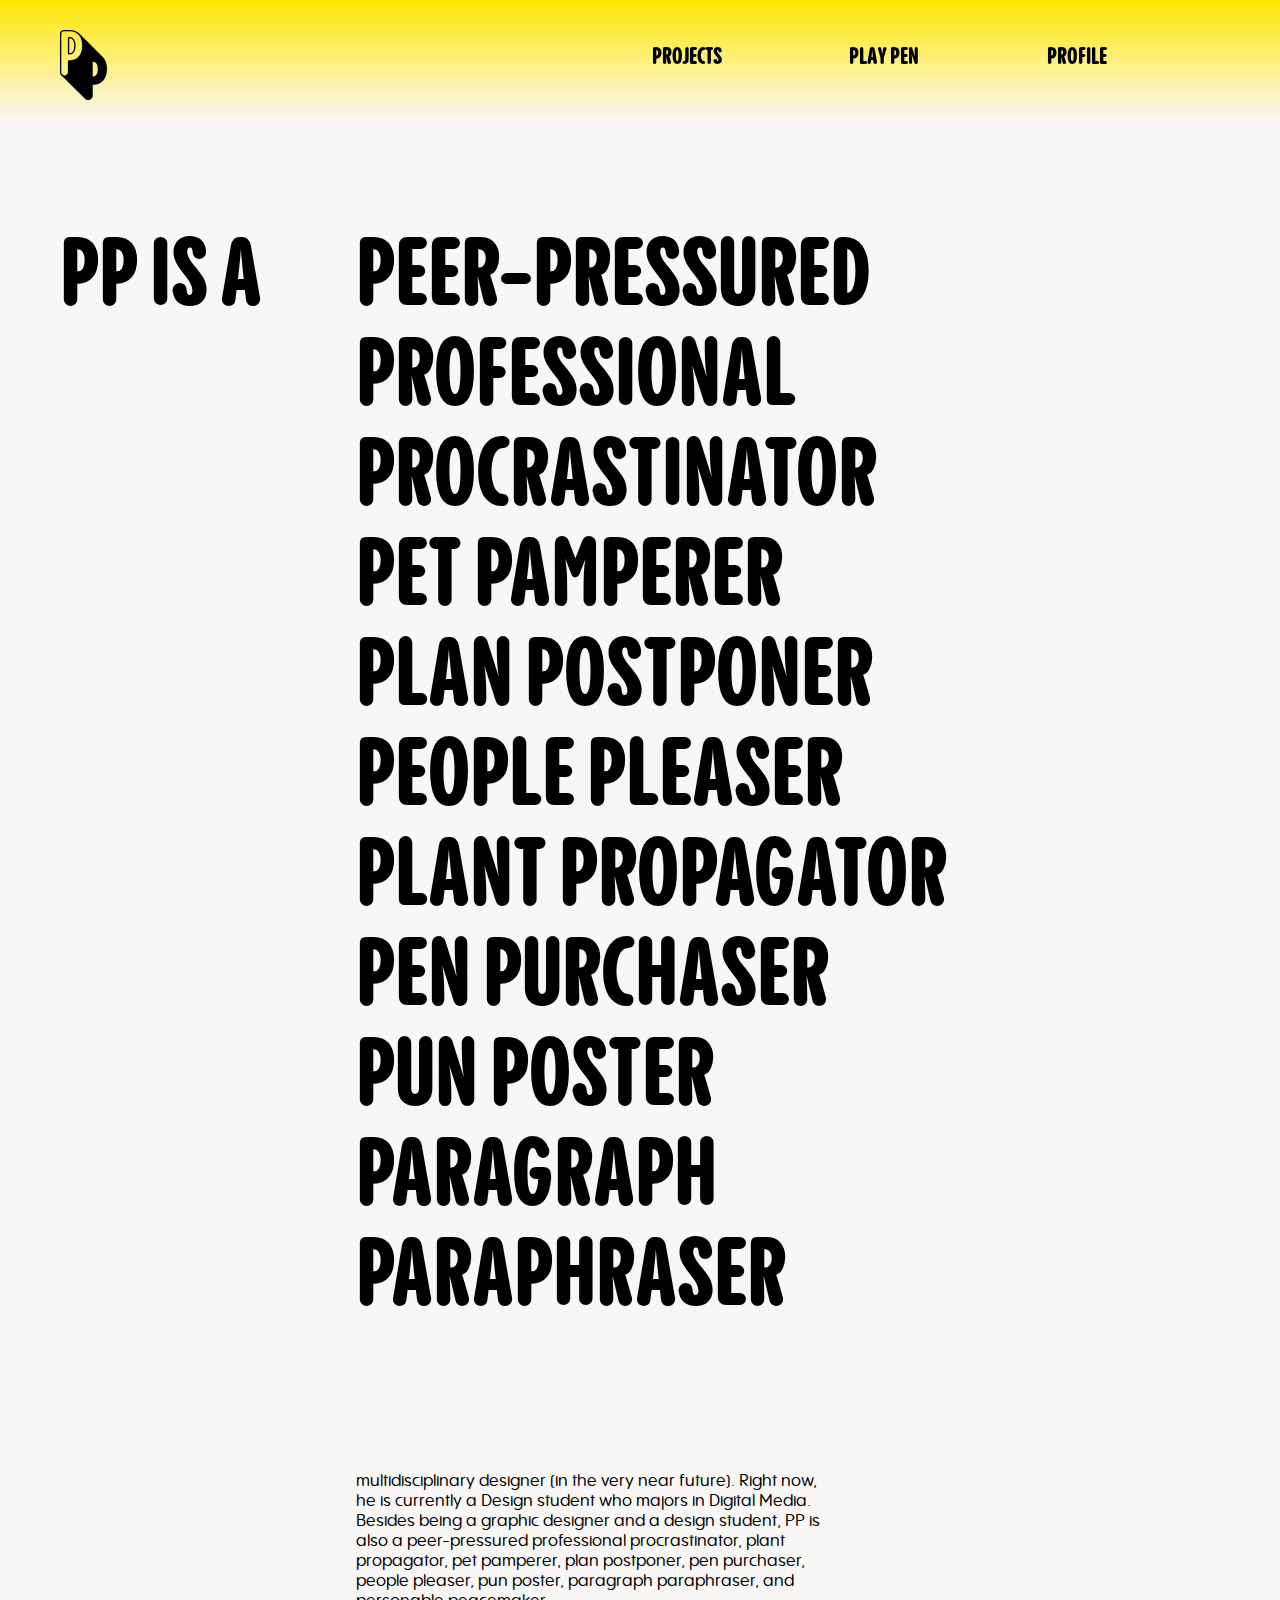
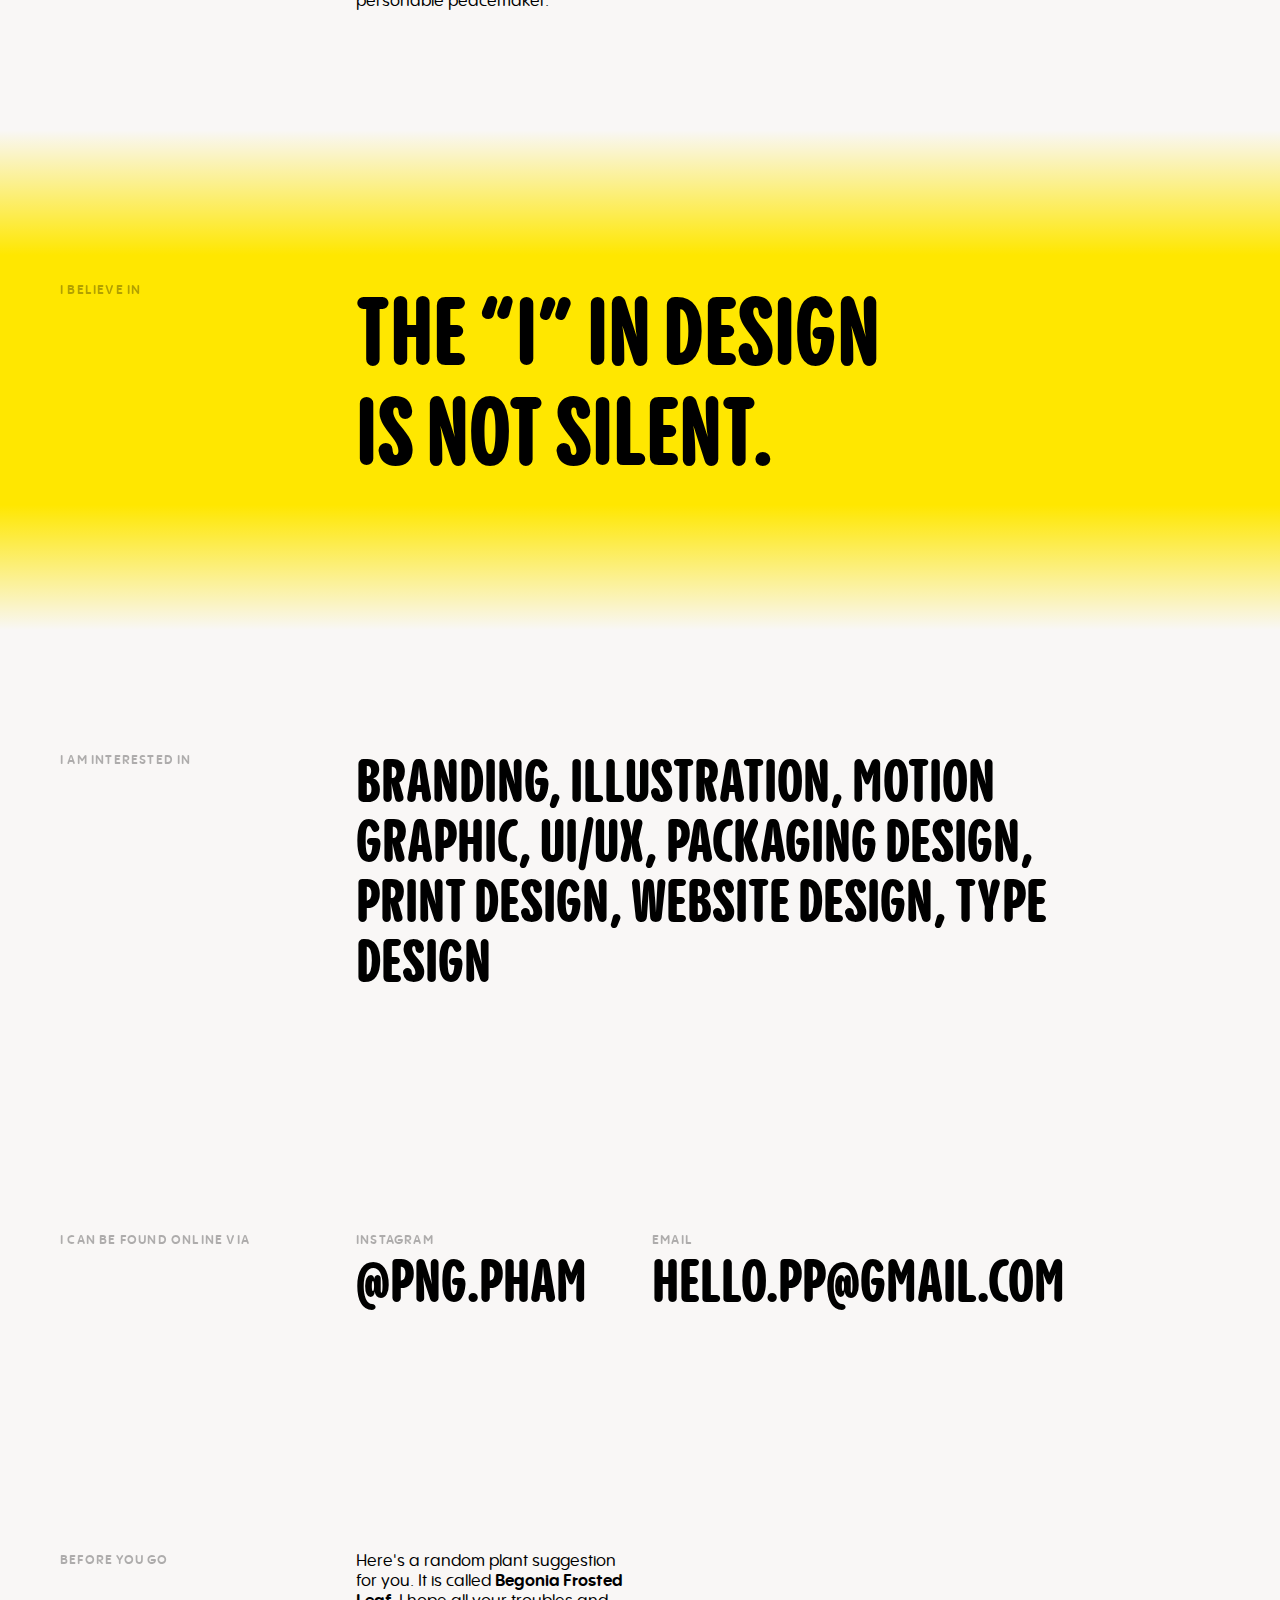
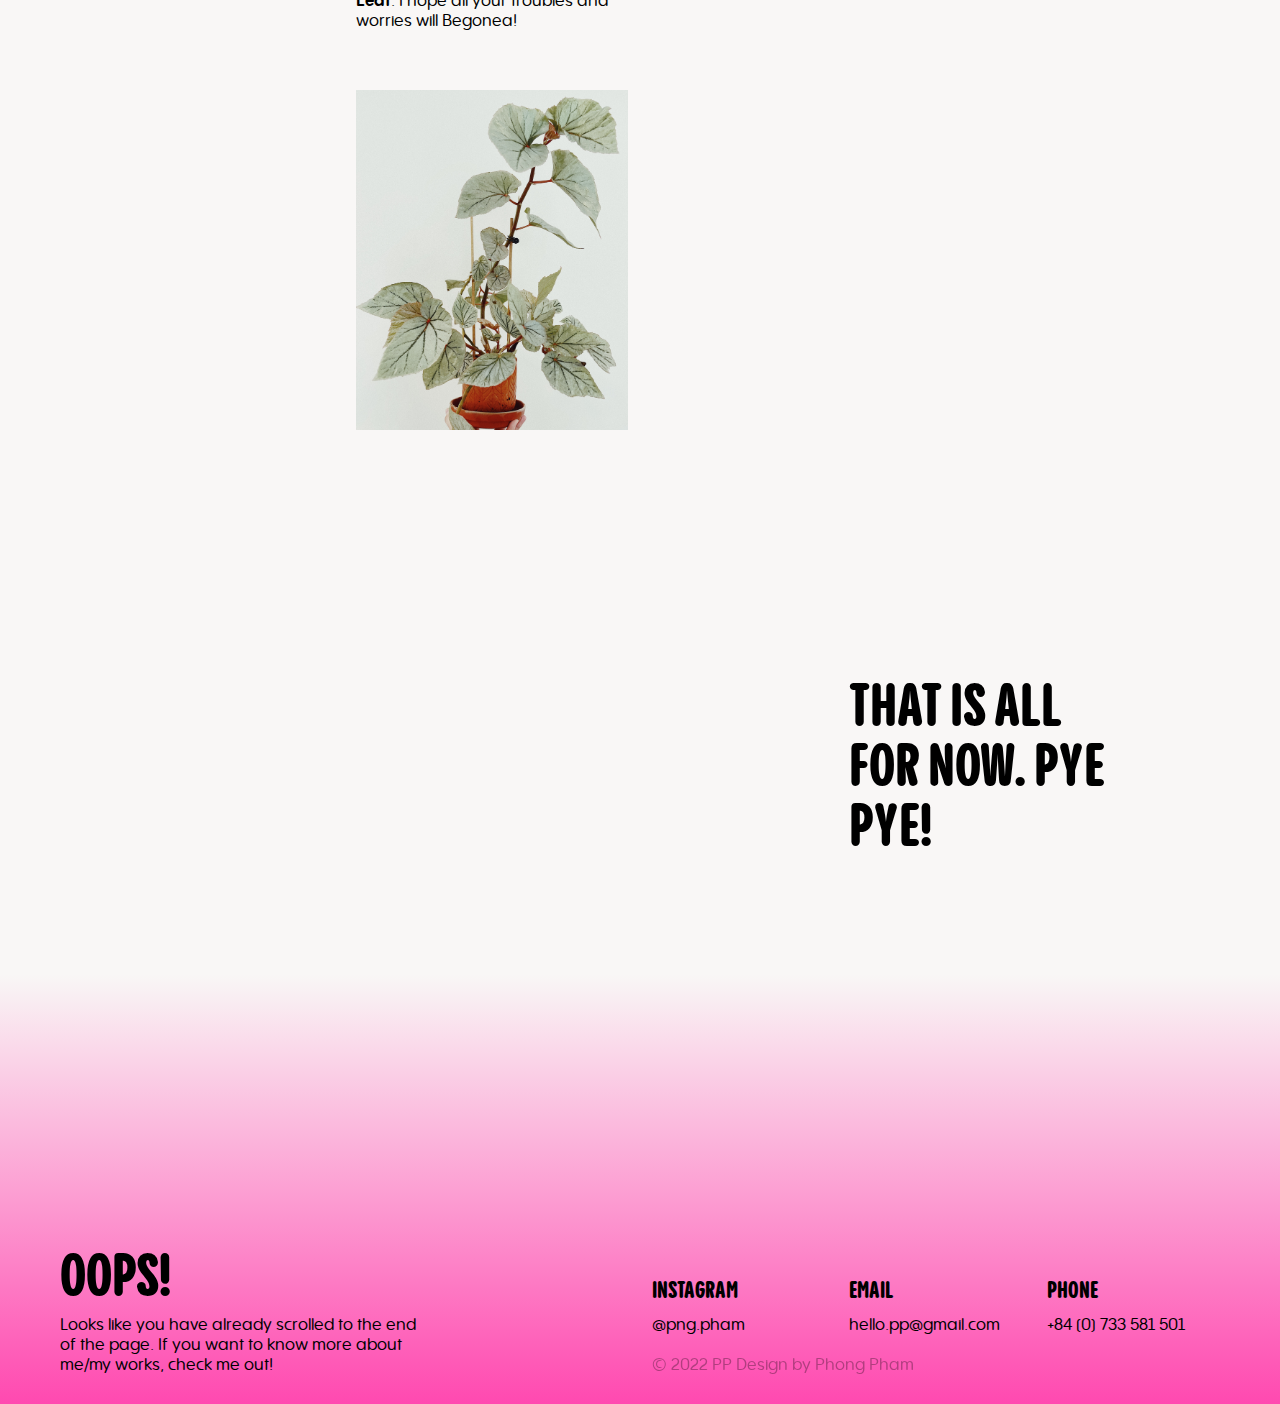
<file: profile.html>
<!DOCTYPE html>
<html>

<head>

    <title>PP Design | Profile</title>

    <link rel="stylesheet" href="css/style.css">
    <link rel="stylesheet" href="css/profilestyle.css">

    <script src="js/randomizecolor.js"></script>
    <script src="js/colorfulselect.js"></script>

    <meta content="width=device-width, initial-scale=1" name="viewport" />
    
</head>

<body onload="return change_color()">

    <nav id="changeNav" class="desktop-nav desktop">
        <div class="container">
            <div class="column-6">
                <a href="index.html"><img src="assets/0. General/pp_logo.svg" class="logo"></a>
            </div>
            <div class="column-2">
                <h3>
                    <a href="projects.html">
                        Projects
                    </a>
                </h3>
            </div>
            <div class="column-2">
                <h3>
                    <a href="playpen.html">
                        Play Pen
                    </a>
                </h3>
            </div>
            <div class="column-2 outer-column">
                <h3>
                    <a href="#">
                        Profile
                    </a>
                </h3>
            </div>
        </div>
    </nav>

    <nav id="mobile-changeNav" class="mobile-nav mobile">
        <div class="mobile-nav-logo mobile-nav-component">
            <a href="index.html"><img src="assets/0. General/pp_logo.svg" class="mobile-logo"></a>
        </div>
        <div class="mobile-nav-buttons mobile-nav-component">
            <h3 class="mobile-button">
                <a href="projects.html">
                    Projects
                </a>
            </h3>
            <h3 class="mobile-button">
                <a href="playpen.html">
                    Play Pen
                </a>
            </h3>
            <h3 class="mobile-outer-button">
                <a href="#">
                    Profile
                </a>
            </h3>
        </div>
    </nav>

    <main class="desktop">

        <header>
            <div class="sticky column-3">
                <h1>PP is a</h1>
            </div>
            <div class="scrollable column-8 outer-column">
                <h1 class="change-yellow">Peer-pressured</h1>
                <h1 class="change-pink">Professional Procrastinator</h1>
                <h1 class="change-red">Pet Pamperer</h1>
                <h1 class="change-green">Plan Postponer</h1>
                <h1 class="change-blue">People Pleaser</h1>
                <h1 class="change-yellow">Plant Propagator</h1>
                <h1 class="change-pink">Pen Purchaser</h1>
                <h1 class="change-red">Pun Poster</h1>
                <h1 class="change-green">Paragraph Paraphraser</h1>
                <p class="width-5">multidisciplinary designer (in the very near future). Right now, he is currently a Design student who majors in Digital Media. Besides being a graphic designer and a design student, PP is also a peer-pressured professional procrastinator, plant propagator, pet pamperer, plan postponer, pen purchaser, people pleaser, pun poster, paragraph paraphraser, and personable peacemaker.</p>
            </div>
        </header>

        <div class="divider">
            <div class="container">
                <div class="column-3">
                    <p class="small-text reduce">I believe in</p>
                </div>
                <div class="column-6 outer-column">
                    <h1>The “I” in design is not silent.</h1>
                </div>
            </div>
        </div>

        <div class="fields">
            <div class="container">
                <div class="column-3">
                    <p class="small-text reduce">
                        I am interested in
                    </p>
                </div>
                <div class="column-8 outer-column">
                    <h2>Branding, Illustration, Motion Graphic, UI/UX, Packaging Design, Print Design, Website Design, Type Design</h2>
                </div>
            </div>
        </div>

        <div class="contact">
            <div class="container">
                <div class="column-3">
                    <p class="small-text reduce">
                        I can be found online via
                    </p>
                </div>
                <div class="column-9 outer-column">
                    <div class="column-3 contact-info">
                        <p class="small-text reduce">
                            Instagram
                        </p>
                        <h2>
                            <a href="https://www.instagram.com/png.pham/" target="_blank">
                                @png.pham
                            </a>
                        </h2>
                    </div>
                    <div class="column-5 outer-column contact-info outer-contact-info">
                        <p class="small-text reduce">
                            Email
                        </p>
                        <h2>
                            <a href="mailto:hello.pp@gmail.com">
                                hello.pp@gmail.com
                            </a>
                        </h2>
                    </div>
                </div>
                
            </div>
        </div>
        
        <div class="gift">
            <div class="container">
                <div class="column-3">
                    <p class="small-text reduce">
                        Before you go
                    </p>
                </div>
                <div class="column-3">
                    <p>
                        Here's a random plant suggestion for you. It is called <span class="bold">Begonia Frosted Leaf</span>. I hope all your troubles and worries will Begonea!
                    </p>
                    <img src="assets/4. Profile/begonia.JPG" class="width-3">
                </div>
            </div>
        </div>

        <div class="signature">
            <div class="container">
                <div class="column-3 outer-column">
                    <h2>
                        That is all for now. pye pye!
                    </h2>
                </div>
            </div>
        </div>

    </main>

    <main class="mobile">

        <header>
            <h2 class="mobile-sticky">PP is a</h2>
            <div class="mobile-scrollable">
                <h2>Peer-pressured</h2>
                <h2>Professional Procrastinator</h2>
                <h2>Pet Pamperer</h2>
                <h2>Plan Postponer</h2>
                <h2>People Pleaser</h2>
                <h2>Plant Propagator</h2>
                <h2>Pen Purchaser</h2>
                <h2>Pun Poster</h2>
                <h2>Paragraph Paraphraser</h2>
            </div>
        </header>

        <div class="container">
            <p>multidisciplinary designer (in the very near future). Right now, he is currently a Design student who majors in Digital Media. Besides being a graphic designer and a design student, PP is also a peer-pressured professional procrastinator, plant propagator, pet pamperer, plan postponer, pen purchaser, people pleaser, pun poster, paragraph paraphraser, and personable peacemaker.</p>
        </div>
        
        <div class="mobile-divider">
            <div class="container">
                <p class="small-text reduce">I believe in</p>
                <h2>The “I” in design is not silent.</h2>
            </div>
        </div>

        <div class="mobile-fields">
            <div class="container">
                <p class="small-text reduce">I am interested in</p>
                <h2>Branding, Illustration, Motion Graphic, UI/UX, Packaging Design, Print Design, Website Design, Type Design</h2>
            </div>
        </div>

        <div class="mobile-contact">
            <div class="container">
                <p class="small-text reduce">I can be found online via</p>
                <p class="small-text reduce sub-contact">Instagram</p>
                <h2>
                    <a href="https://www.instagram.com/png.pham/" target="_blank">
                        @png.pham
                    </a>
                </h2>
                <p class="small-text reduce sub-contact">Email</p>
                <h2>
                    <a href="mailto:hello.pp@gmail.com">
                        hello.pp@gmail.com
                    </a>
                </h2>
            </div>
        </div>

        <div class="mobile-gift">
            <div class="container">
                <p class="small-text reduce">Before you go</p>
                <p>Here's a random plant suggestion for you. It is called <span class="bold">Begonia Frosted Leaf</span>. I hope all your troubles and worries will Begonea!</p>
                <img src="assets/4. Profile/begonia.JPG">
            </div>
        </div>

        <div class="mobile-signature">
            <div class="container">
                <h2>That is all for now. pye pye!</h2>
            </div>
        </div>

    </main>

    <footer id="changeFooter" class="desktop-footer desktop">
        <div class="container">
            <div class="column-6">
                <h2>Oops!</h2>
                <p class="width-4">Looks like you have already scrolled to the end of the page. If you want to know more about me/my works, check me out!</p>
            </div>
            <div class="column-6 outer-column">
                <div class="column-2">
                    <h3>Instagram</h3>
                    <p><a href="https://www.instagram.com/png.pham/">@png.pham</a></p>
                </div>
                <div class="column-2">
                    <h3>Email</h3>
                    <p><a href="mailto:hello.pp@gmail.com">hello.pp@gmail.com</a></p>
                </div>
                <div class="column-2 outer-column">
                    <h3>Phone</h3>
                    <p>+84 (0) 733 581 501</p>
                </div>
                <p class="copyright reduce">© 2022 PP Design by Phong Pham</p>
            </div>
        </div>
    </footer>

    <footer id="mobile-changeFooter" class="mobile-footer mobile">
        <div class="container">
            <div class="mobile-footer-oops mobile-column-2">
                <h1 class="big-text">Oops!</h1>
            </div>
            <div class="mobile-footer-infos mobile-column-2 outer-column">
                <p>Looks like you have already scrolled to the end of the page. If you want to know more about me/my works, check me out!</p>
                <div class="mobile-info mobile-first-info">
                    <h3>Instagram</h3>
                    <p><a href="https://www.instagram.com/png.pham/">@png.pham</a></p>
                </div>
                <div class="mobile-info">
                    <h3>Email</h3>
                    <p><a href="mailto:hello.pp@gmail.com">hello.pp@gmail.com</a></p>
                </div>
                <div class="mobile-info mobile-outer-info">
                    <h3>Phone</h3>
                    <p>+84 (0) 733 581 501</p>
                </div>
            </div>
        </div>
        <p class="mobile-copyright reduce">© 2022 PP Design by Phong Pham</p>
        
    </footer>

    <script src="js/hiddennav.js"></script>

</body>

</html>
</file>
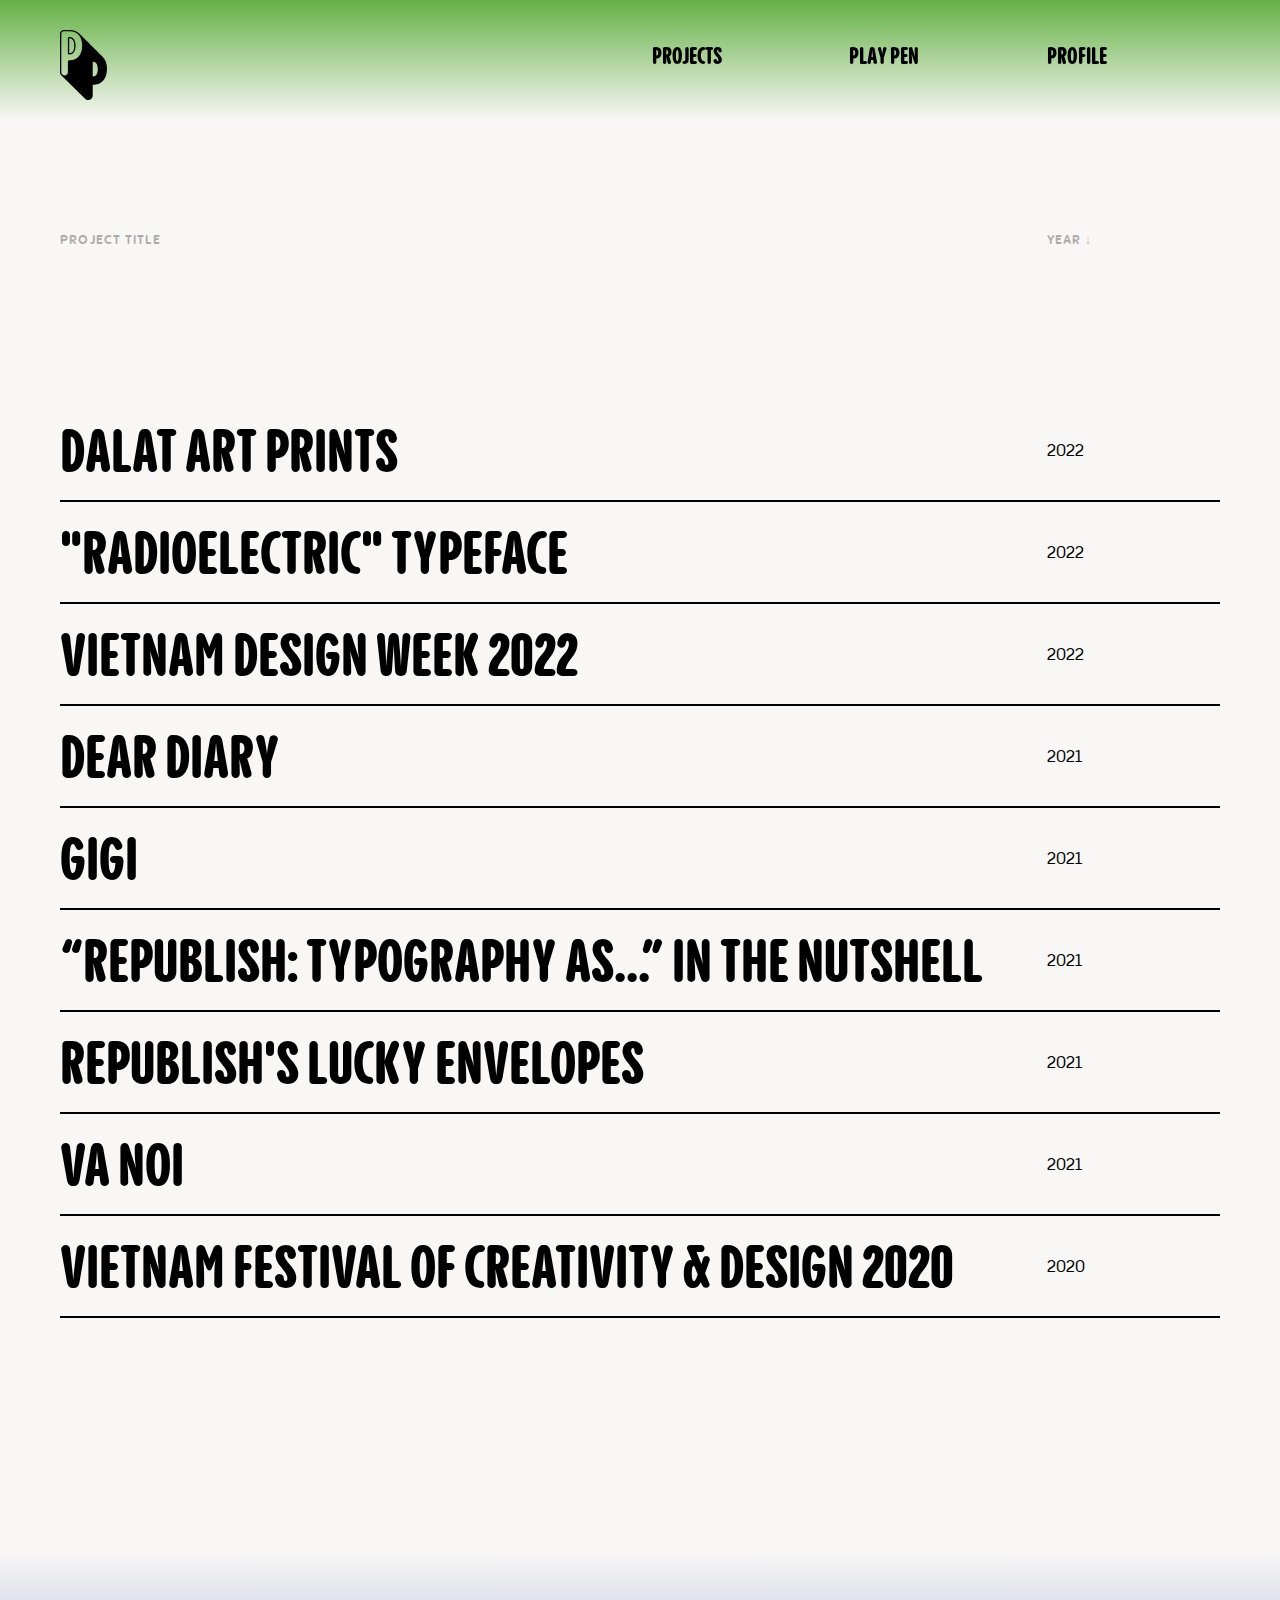
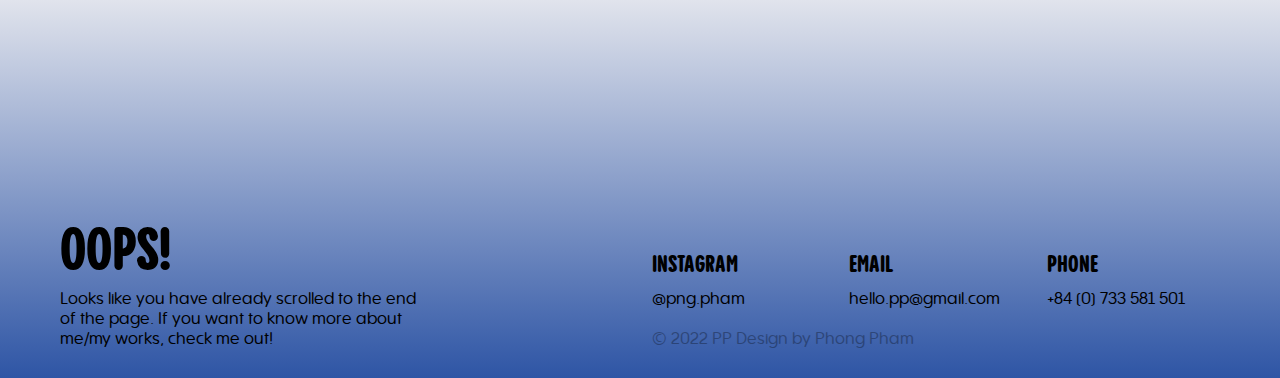
<file: projects.html>
<!DOCTYPE html>
<html>

<head>

    <title>PP Design | Projects</title>

    <link rel="stylesheet" href="css/style.css">
    <link rel="stylesheet" href="css/projectsstyle.css">

    <script src="js/randomizecolor.js"></script>
    <script src="js/colorfulselect.js"></script>

    <meta content="width=device-width, initial-scale=1" name="viewport" />

</head>

<body onload="return change_color()">

    <nav id="changeNav" class="desktop-nav desktop">
        <div class="container">
            <div class="column-6">
                <a href="index.html"><img src="assets/0. General/pp_logo.svg" class="logo"></a>
            </div>
            <div class="column-2">
                <h3>
                    <a href="#">
                        Projects
                    </a>
                </h3>
            </div>
            <div class="column-2">
                <h3>
                    <a href="playpen.html">
                        Play Pen
                    </a>
                </h3>
            </div>
            <div class="column-2 outer-column">
                <h3>
                    <a href="profile.html">
                        Profile
                    </a>
                </h3>
            </div>
        </div>
    </nav>

    <nav id="mobile-changeNav" class="mobile-nav mobile">
        <div class="mobile-nav-logo mobile-nav-component">
            <a href="index.html"><img src="assets/0. General/pp_logo.svg" class="mobile-logo"></a>
        </div>
        <div class="mobile-nav-buttons mobile-nav-component">
            <h3 class="mobile-button">
                <a href="#">
                    Projects
                </a>
            </h3>
            <h3 class="mobile-button">
                <a href="playpen.html">
                    Play Pen
                </a>
            </h3>
            <h3 class="mobile-outer-button">
                <a href="profile.html">
                    Profile
                </a>
            </h3>
        </div>
    </nav>

    <main class="desktop">
        <header>
            <div class="container">
                <div class="column-10">
                    <p class="small-text reduce">Project Title</p>
                </div>
                <div class="column-1 outer-column">
                    <p class="small-text reduce">Year ↓</p>
                </div>
            </div>
        </header>

        <div class="projects">
            <div class="project glow-yellow">
                <div class="container">
                    <a href="projects/dalat.html">
                        <div class="column-10">
                            <h2>Dalat Art Prints</h2>
                        </div>
                        <div class="column-1 outer-column">
                            <p>2022</p>
                        </div>
                    </a>
                </div>
            </div>
            <div class="project glow-pink">
                <div class="container">
                    <a href="projects/radioelectric.html">
                        <div class="column-10">
                            <h2>"Radioelectric" Typeface</h2>
                        </div>
                        <div class="column-1 outer-column">
                            <p>2022</p>
                        </div>
                    </a>
                </div>
            </div>
            <div class="project glow-red">
                <div class="container">
                    <a href="#">
                        <div class="column-10">
                            <h2>VietNam Design Week 2022</h2>
                        </div>
                        <div class="column-1 outer-column">
                            <p>2022</p>
                        </div>
                    </a>
                </div>
            </div>
            <div class="project glow-green">
                <div class="container">
                    <a href="projects/dear-diary.html">
                        <div class="column-10">
                            <h2>Dear Diary</h2>
                        </div>
                        <div class="column-1 outer-column">
                            <p>2021</p>
                        </div>
                    </a>    
                </div>
            </div>
            <div class="project glow-blue">
                <div class="container">
                    <a href="projects/gigi.html">
                        <div class="column-10">
                            <h2>Gigi</h2>
                        </div>
                        <div class="column-1 outer-column">
                            <p>2021</p>
                        </div>
                    </a>
                </div>
            </div>
            <div class="project glow-yellow">
                <div class="container">
                    <a href="projects/republish-type-as.html">
                        <div class="column-10">
                            <h2>“Republish: Typography As...” in The Nutshell</h2>
                        </div>
                        <div class="column-1 outer-column">
                            <p>2021</p>
                        </div>
                    </a>
                </div>
            </div>
            <div class="project glow-pink">
                <div class="container">
                    <a href="projects/republish-lucky-envelope.html">
                        <div class="column-10">
                            <h2>Republish's Lucky Envelopes</h2>
                        </div>
                        <div class="column-1 outer-column">
                            <p>2021</p>
                        </div>
                    </a>
                </div>
            </div>
            <div class="project glow-red">
                <div class="container">
                    <a href="projects/va-noi.html">
                        <div class="column-10">
                            <h2>Va Noi</h2>
                        </div>
                        <div class="column-1 outer-column">
                            <p>2021</p>
                        </div>
                    </a>
                </div>
            </div>
            <div class="project glow-green">
                <div class="container">
                    <a href="projects/vfcd.html">
                        <div class="column-10">
                            <h2>Vietnam Festival of Creativity & Design 2020</h2>
                        </div>
                        <div class="column-1 outer-column">
                            <p>2020</p>
                        </div>
                    </a>
                </div>
            </div>

        </div>
    </main>

    <main class="mobile">

        <header>
            <div class="container">
                <p class="small-text reduce">Newest to Oldest</p>
            </div>
        </header>

        <div class="projects">
            <div class="project glow-yellow">
                <div class="container">
                    <a href="projects/dalat.html">
                        <h2>"Dalat Art Prints</h2>
                    </a>
                </div>
            </div>
            <div class="project glow-pink">
                <div class="container">
                    <a href="projects/radioelectric.html">
                        <h2>"Radioelectric" Typeface</h2>
                    </a>
                </div>
            </div>
            <div class="project glow-red">
                <div class="container">
                    <a href="#">
                        <h2>VietNam Design Week 2022</h2>
                    </a>
                </div>
            </div>
            <div class="project glow-green">
                <div class="container">
                    <a href="projects/dear-diary.html">
                        <h2>Dear Diary</h2>
                    </a>
                </div>
            </div>
            <div class="project glow-blue">
                <div class="container">
                    <a href="projects/gigi.html">
                        <h2>Gigi</h2>
                    </a>
                </div>
            </div>
            <div class="project glow-yellow">
                <div class="container">
                    <a href="projects/republish-type-as.html">
                        <h2>“Republish: Typography As...” in The Nutshell</h2>
                    </a>
                </div>
            </div>
            <div class="project glow-pink">
                <div class="container">
                    <a href="projects/republish-lucky-envelope.html">
                        <h2>Republish's Lucky Envelopes</h2>
                    </a>
                </div>
            </div>
            <div class="project glow-red">
                <div class="container">
                    <a href="projects/va-noi.html">
                        <h2>Va Noi</h2>
                    </a>
                </div>
            </div>
            <div class="project glow-green">
                <div class="container">
                    <a href="projects/vfcd.html">
                        <h2>Vietnam Festival of Creativity & Design 2020</h2>
                    </a>
                </div>
            </div>

        </div>

    </main>

    <footer id="changeFooter" class="desktop-footer desktop">
        <div class="container">
            <div class="column-6">
                <h2>Oops!</h2>
                <p class="width-4">Looks like you have already scrolled to the end of the page. If you want to know more about me/my works, check me out!</p>
            </div>
            <div class="column-6 outer-column">
                <div class="column-2">
                    <h3>Instagram</h3>
                    <p><a href="https://www.instagram.com/png.pham/">@png.pham</a></p>
                </div>
                <div class="column-2">
                    <h3>Email</h3>
                    <p><a href="mailto:hello.pp@gmail.com">hello.pp@gmail.com</a></p>
                </div>
                <div class="column-2 outer-column">
                    <h3>Phone</h3>
                    <p>+84 (0) 733 581 501</p>
                </div>
                <p class="copyright reduce">© 2022 PP Design by Phong Pham</p>
            </div>
        </div>
    </footer>

    <footer id="mobile-changeFooter" class="mobile-footer mobile">
        <div class="container">
            <div class="mobile-footer-oops mobile-column-2">
                <h1 class="big-text">Oops!</h1>
            </div>
            <div class="mobile-footer-infos mobile-column-2 outer-column">
                <p>Looks like you have already scrolled to the end of the page. If you want to know more about me/my works, check me out!</p>
                <div class="mobile-info mobile-first-info">
                    <h3>Instagram</h3>
                    <p><a href="https://www.instagram.com/png.pham/">@png.pham</a></p>
                </div>
                <div class="mobile-info">
                    <h3>Email</h3>
                    <p><a href="mailto:hello.pp@gmail.com">hello.pp@gmail.com</a></p>
                </div>
                <div class="mobile-info mobile-outer-info">
                    <h3>Phone</h3>
                    <p>+84 (0) 733 581 501</p>
                </div>
            </div>
        </div>
        <p class="mobile-copyright reduce">© 2022 PP Design by Phong Pham</p>
        
    </footer>

    <script src="js/hiddennav.js"></script>

</body>

</html>
</file>
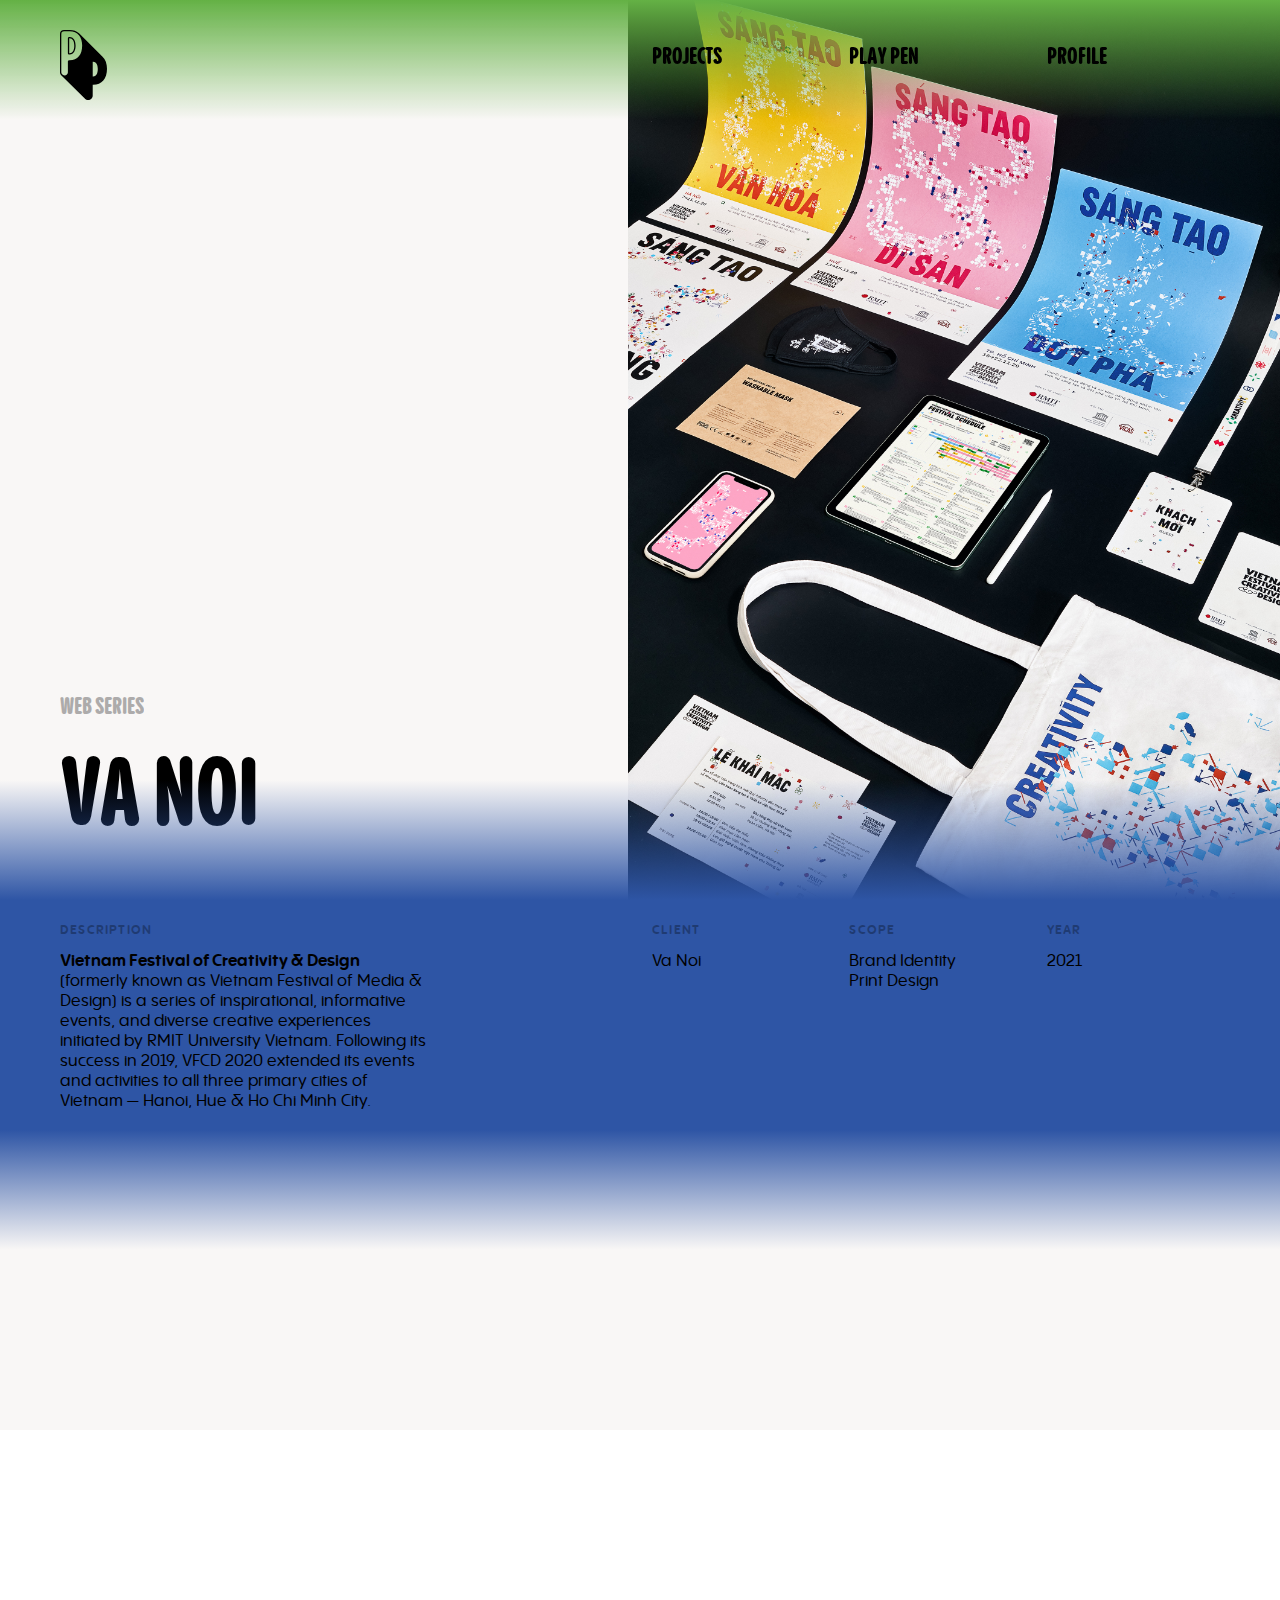
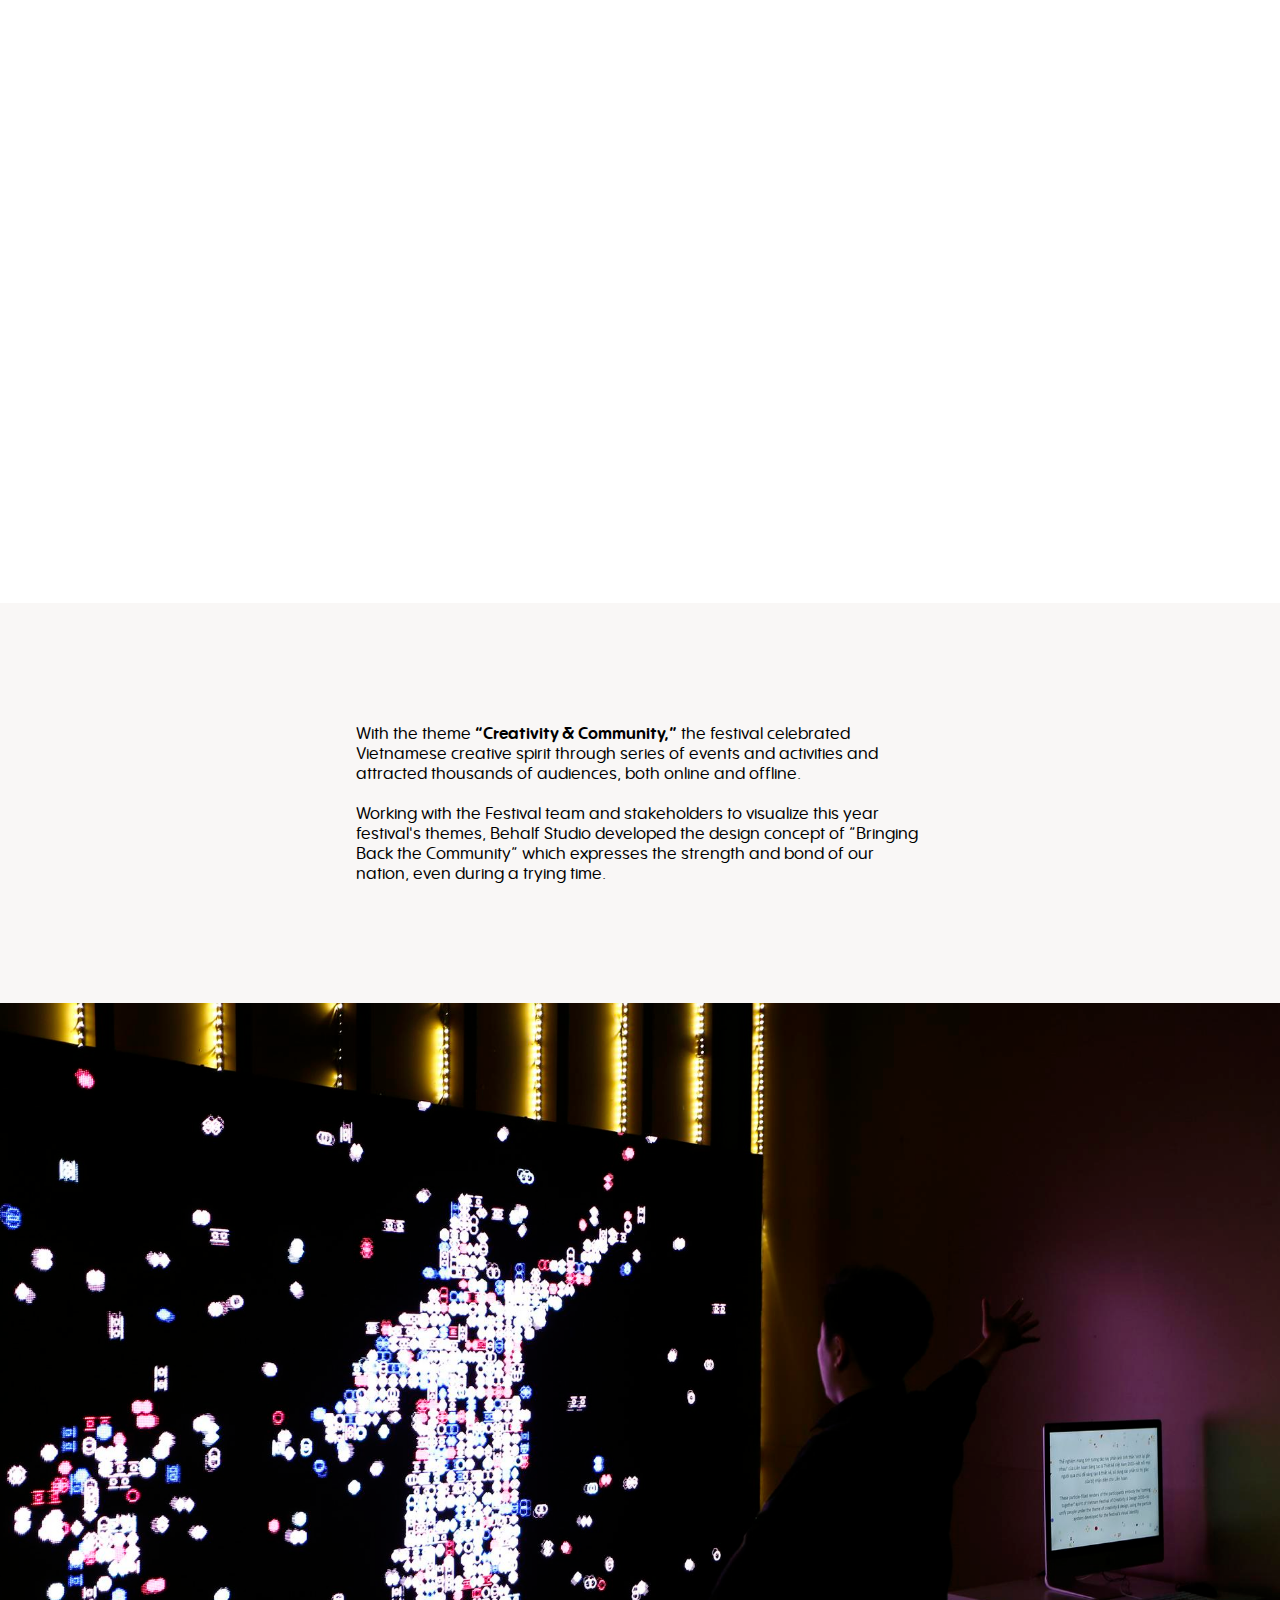
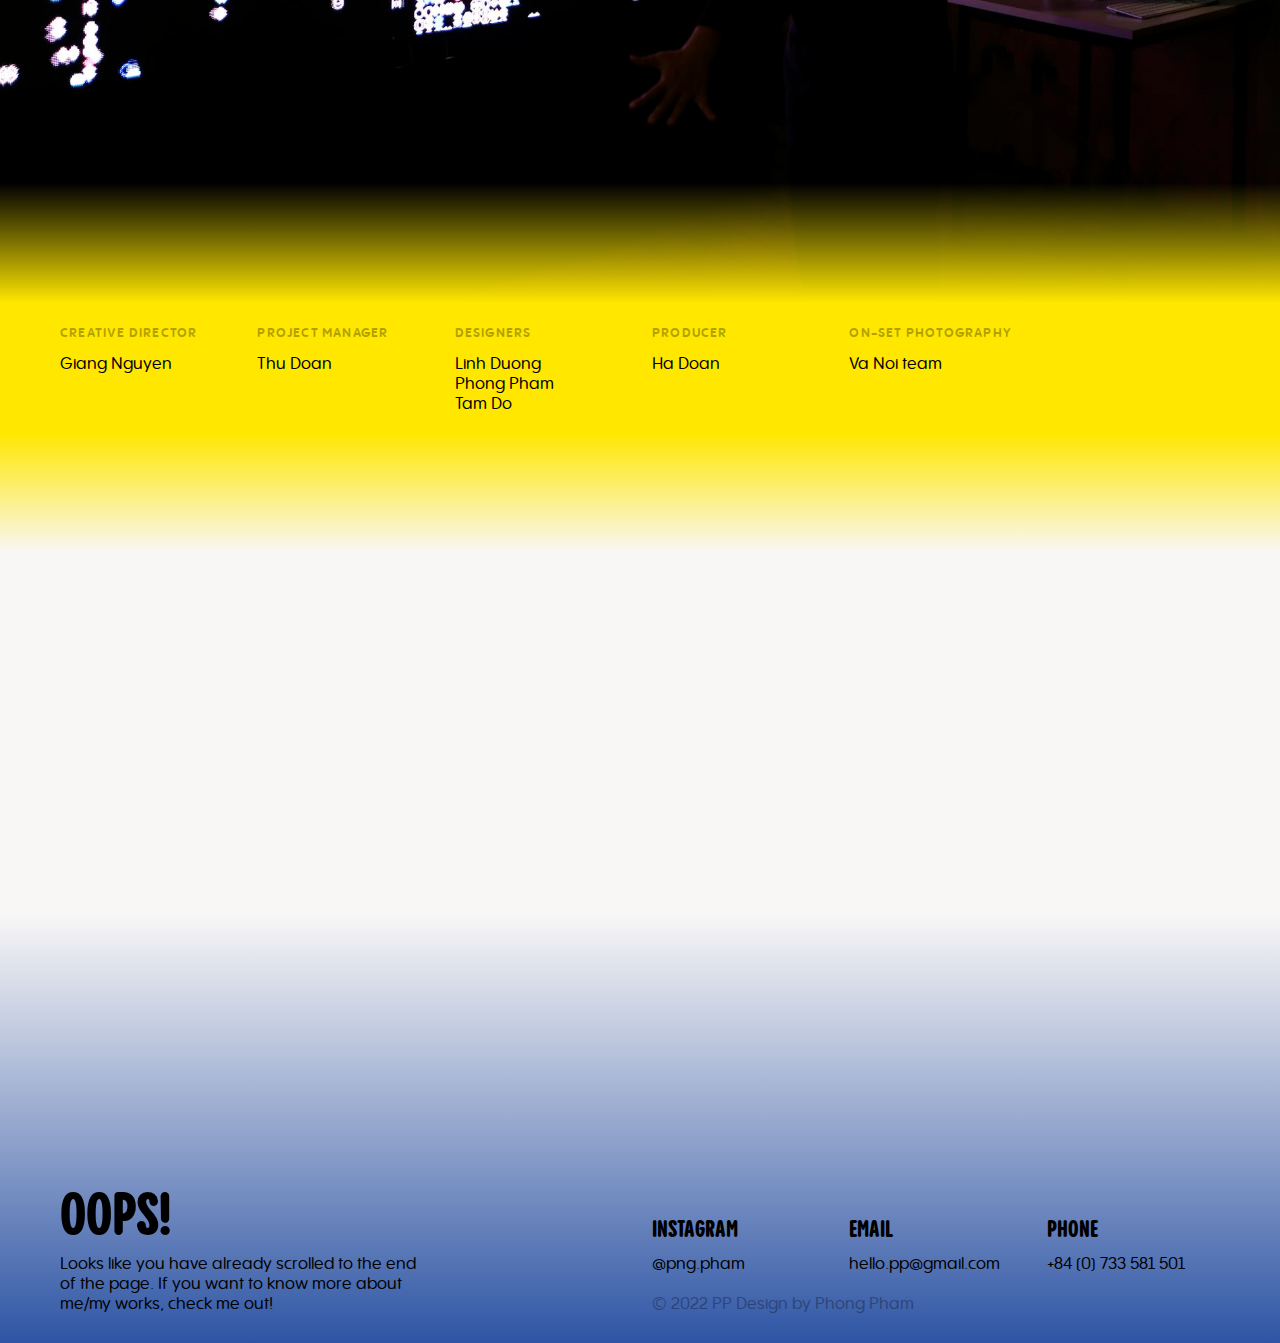
<file: projects/va-noi.html>
<!DOCTYPE html>
<html>

<head>

    <title>PP Design | Va Noi</title>

    <link rel="stylesheet" href="../css/style.css">
    <link rel="stylesheet" href="css/projectstyle.css">

    <script src="../js/randomizecolor.js"></script>
    <script src="../js/colorfulselect.js"></script>

    <meta content="width=device-width, initial-scale=1" name="viewport" />

</head>

<body onload="return change_color()">
    <nav id="changeNav" class="desktop-nav desktop">
        <div class="container">
            <div class="column-6">
                <a href="../index.html"><img src="../assets/0. General/pp_logo.svg" class="logo"></a>
            </div>
            <div class="column-2">
                <h3>
                    <a href="../projects.html">
                        Projects
                    </a>
                </h3>
            </div>
            <div class="column-2">
                <h3>
                    <a href="../playpen.html">
                        Play Pen
                    </a>
                </h3>
            </div>
            <div class="column-2 outer-column">
                <h3>
                    <a href="../profile.html">
                        Profile
                    </a>
                </h3>
            </div>
        </div>
    </nav>

    <nav id="mobile-changeNav" class="mobile-nav mobile">
        <div class="mobile-nav-logo mobile-nav-component">
            <a href="../index.html"><img src="../assets/0. General/pp_logo.svg" class="mobile-logo"></a>
        </div>
        <div class="mobile-nav-buttons mobile-nav-component">
            <h3 class="mobile-button">
                <a href="../projects.html">
                    Projects
                </a>
            </h3>
            <h3 class="mobile-button">
                <a href="../playpen.html">
                    Play Pen
                </a>
            </h3>
            <h3 class="mobile-outer-button">
                <a href="../profile.html">
                    Profile
                </a>
            </h3>
        </div>
    </nav>

    <main>
        <header>
            <div class="container">
                <div class="column-6 info">
                    <h3 class="reduce sector">
                        Web Series
                    </h3>
                    <h1 class="width-5 project-name">
                        Va Noi
                    </h1>
                </div>
                <div class="column-6 outer-column thumbnail-vfcd thumbnail">
                </div>
            </div>
            <div class="transition-top bg-gra-blue-invert"></div>
        </header>

        <div class="brief bg-blue">
            <div class="container">
                <div class="column-6">
                    <p class="small-text reduce">Description</p>
                    <p class="width-4"><span class="bold">Vietnam Festival of Creativity & Design</span> (formerly known as Vietnam Festival of Media & Design) is a series of inspirational, informative events, and diverse creative experiences initiated by RMIT University Vietnam. Following its success in 2019, VFCD 2020 extended its events and activities to all three primary cities of Vietnam — Hanoi, Hue & Ho Chi Minh City.</p>
                </div>
                <div class="column-2">
                    <p class="small-text reduce">Client</p>
                    <p>Va Noi</p>
                </div>
                <div class="column-2">
                    <p class="small-text reduce">Scope</p>
                    <p>Brand Identity<br>Print Design</p>
                </div>
                <div class="column-2 outer-column">
                    <p class="small-text reduce">Year</p>
                    <p>2021</p>
                </div>
            </div>
        </div>

        <div class="transition-bottom bg-gra-blue"></div>

        <div class="case-study">
            <div class="container">
                <img src="../assets/2. Project/1.VFCD/project-logo.gif" class="project-logo">

                <p class="width-6">
                    With the theme <span class="bold">“Creativity & Community,”</span> the festival celebrated Vietnamese creative spirit through series of events and activities and attracted thousands of audiences, both online and offline.<br><br>Working with the Festival team and stakeholders to visualize this year festival's themes, Behalf Studio developed the design concept of “Bringing Back the Community” which expresses the strength and bond of our nation, even during a trying time.
                </p>

                <div class="last-img-vfcd last-img">
                    <div class="last-transition-top bg-gra-yellow-invert no-margin"></div>
                </div>
                
            </div>
        </div>

        <div class="credit bg-yellow">
            <div class="container">
                <div class="column-2">
                    <p class="small-text reduce">Creative Director</p>
                    <p>Giang Nguyen</p>
                </div>
                <div class="column-2 outer-column-mobile">
                    <p class="small-text reduce">Project Manager</p>
                    <p>Thu Doan</p>
                </div>
                <div class="column-2">
                    <p class="small-text reduce">Designers</p>
                    <p>Linh Duong<br>Phong Pham<br>Tam Do</p>
                </div>
                <div class="column-2 outer-column-mobile">
                    <p class="small-text reduce">Producer</p>
                    <p>Ha Doan</p>
                </div>
                <div class="column-2 outer-column outer-column-mobile">
                    <p class="small-text reduce">On-set Photography</p>
                    <p>Va Noi team</p>
                </div>
            </div>
        </div>

        <div class="transition-bottom bg-gra-yellow last-transition-bottom"></div>

    </main>

    <footer id="changeFooter" class="desktop-footer desktop">
        <div class="container">
            <div class="column-6">
                <h2>Oops!</h2>
                <p class="width-4">Looks like you have already scrolled to the end of the page. If you want to know more about me/my works, check me out!</p>
            </div>
            <div class="column-6 outer-column">
                <div class="column-2">
                    <h3>Instagram</h3>
                    <p><a href="https://www.instagram.com/png.pham/">@png.pham</a></p>
                </div>
                <div class="column-2">
                    <h3>Email</h3>
                    <p><a href="mailto:hello.pp@gmail.com">hello.pp@gmail.com</a></p>
                </div>
                <div class="column-2 outer-column">
                    <h3>Phone</h3>
                    <p>+84 (0) 733 581 501</p>
                </div>
                <p class="copyright reduce">© 2022 PP Design by Phong Pham</p>
            </div>
        </div>
    </footer>

    <footer id="mobile-changeFooter" class="mobile-footer mobile">
        <div class="container">
            <div class="mobile-footer-oops mobile-column-2">
                <h1 class="big-text">Oops!</h1>
            </div>
            <div class="mobile-footer-infos mobile-column-2 outer-column">
                <p>Looks like you have already scrolled to the end of the page. If you want to know more about me/my works, check me out!</p>
                <div class="mobile-info mobile-first-info">
                    <h3>Instagram</h3>
                    <p><a href="https://www.instagram.com/png.pham/">@png.pham</a></p>
                </div>
                <div class="mobile-info">
                    <h3>Email</h3>
                    <p><a href="mailto:hello.pp@gmail.com">hello.pp@gmail.com</a></p>
                </div>
                <div class="mobile-info mobile-outer-info">
                    <h3>Phone</h3>
                    <p>+84 (0) 733 581 501</p>
                </div>
            </div>
        </div>
        <p class="mobile-copyright reduce">© 2022 PP Design by Phong Pham</p>
        
    </footer>

    <script src="../js/hiddennav.js"></script>

</body>

</html>
</file>
<file: css/style.css>
/* Column
-------------------------------------------------------------------------------------------- */

.column-1 {
    float: left;
    margin-right: 24px;
    width: calc((100vw - 120px - 24px * 11) / 12);
}

.column-2 {
    float: left;
    margin-right: 24px;
    width: calc(((100vw - 120px - 24px * 11) / 12) * 2 + 24px);
}

.column-3 {
    float: left;
    margin-right: 24px;
    width: calc(((100vw - 120px - 24px * 11) / 12) * 3 + 24px * 2);
}

.column-4 {
    float: left;
    margin-right: 24px;
    width: calc(((100vw - 120px - 24px * 11) / 12) * 4 + 24px * 3);
}

.column-5 {
    float: left;
    margin-right: 24px;
    width: calc(((100vw - 120px - 24px * 11) / 12) * 5 + 24px * 4);
}

.column-6 {
    float: left;
    margin-right: 24px;
    width: calc(((100vw - 120px - 24px * 11) / 12) * 6 + 24px * 5);
}

.column-7 {
    float: left;
    margin-right: 24px;
    width: calc(((100vw - 120px - 24px * 11) / 12) * 7 + 24px * 6);
}

.column-8 {
    float: left;
    margin-right: 24px;
    width: calc(((100vw - 120px - 24px * 11) / 12) * 8 + 24px * 7);
}

.column-9 {
    float: left;
    margin-right: 24px;
    width: calc(((100vw - 120px - 24px * 11) / 12) * 9 + 24px * 8);
}

.column-10 {
    float: left;
    margin-right: 24px;
    width: calc(((100vw - 120px - 24px * 11) / 12) * 10 + 24px * 9);
}

.column-11 {
    float: left;
    margin-right: 24px;
    width: calc(((100vw - 120px - 24px * 11) / 12) * 11 + 24px * 10);
}

.column-12 {
    float: left;
    margin-right: 24px;
    width: calc(((100vw - 120px - 24px * 11) / 12) * 12 + 24px * 11);
}

/* Mobile Column
-------------------------------------------------------------------------------------------- */

.mobile-column-1 {
    float: left;
    margin-right: 16px;
    width: calc(((100vw - 32px - 16px * 3) / 4) * 1 + 16px * 0);
}

.mobile-column-2 {
    float: left;
    margin-right: 16px;
    width: calc(((100vw - 32px - 16px * 3) / 4) * 2 + 16px * 1);
}

.mobile-column-3 {
    float: left;
    margin-right: 16px;
    width: calc(((100vw - 32px - 16px * 3) / 4) * 3 + 16px * 2);
}

.mobile-column-4 {
    float: left;
    margin-right: 16px;
    width: calc(((100vw - 32px - 16px * 3) / 4) * 4 + 16px * 3);
}

.outer-column {
    margin-right: 0px;
}

/* Width
-------------------------------------------------------------------------------------------- */

.width-1 {
    width: calc(((100vw - 120px - 24px * 11) / 12) * 1 + 24px * 0);
}

.width-2 {
    width: calc(((100vw - 120px - 24px * 11) / 12) * 2 + 24px * 1);
}

.width-3 {
    width: calc(((100vw - 120px - 24px * 11) / 12) * 3 + 24px * 2);
}

.width-4 {
    width: calc(((100vw - 120px - 24px * 11) / 12) * 4 + 24px * 3);
}

.width-5 {
    width: calc(((100vw - 120px - 24px * 11) / 12) * 5 + 24px * 4);
}

.width-6 {
    width: calc(((100vw - 120px - 24px * 11) / 12) * 6 + 24px * 5);
}

.width-7 {
    width: calc(((100vw - 120px - 24px * 11) / 12) * 7 + 24px * 6);
}

.width-8 {
    width: calc(((100vw - 120px - 24px * 11) / 12) * 8 + 24px * 7);
}

.width-9 {
    width: calc(((100vw - 120px - 24px * 11) / 12) * 9 + 24px * 8);
}

.width-10 {
    width: calc(((100vw - 120px - 24px * 11) / 12) * 10 + 24px * 9);
}

.width-11 {
    width: calc(((100vw - 120px - 24px * 11) / 12) * 11 + 24px * 10);
}

.width-12 {
    width: calc(((100vw - 120px - 24px * 11) / 12) * 12 + 24px * 11);
}

/* Mobile Width
-------------------------------------------------------------------------------------------- */

.mobile-width-1 {
    width: calc(((100vw - 32px - 16px * 3) / 4) * 1 + 16px * 0);
}

.mobile-width-2 {
    width: calc(((100vw - 32px - 16px * 3) / 4) * 2 + 16px * 1);
}

.mobile-width-3 {
    width: calc(((100vw - 32px - 16px * 3) / 4) * 3 + 16px * 2);
}

.mobile-width-4 {
    width: calc(((100vw - 32px - 16px * 3) / 4) * 4 + 16px * 3);
}

/* Fonts
-------------------------------------------------------------------------------------------- */

@font-face {
    font-family: PP Pangram Sans Rounded Regular;
    src: url(../fonts/pppangramsansrounded-medium-webfont.woff);
}

@font-face {
    font-family: PP Pangram Sans Rounded Regular;
    src: url(../fonts/pppangramsansrounded-medium-webfont.woff2);
}

@font-face {
    font-family: PP Pangram Sans Rounded Bold;
    src: url(../fonts/pppangramsansrounded-bold-webfont.woff);
}

@font-face {
    font-family: PP Pangram Sans Rounded Bold;
    src: url(../fonts/pppangramsansrounded-bold-webfont.woff2);
}

@font-face {
    font-family: PP Pangram Sans Rounded Compressed;
    src: url(../fonts/pppangramsansrounded-compressedextrabold-webfont.woff);
}

@font-face {
    font-family: PP Pangram Sans Rounded Compressed;
    src: url(../fonts/pppangramsansrounded-compressedextrabold-webfont.woff2);
}

@font-face {
    font-family: Finesse;
    src: url(../fonts/Republish/Finesse-Oblique.woff);
}

@font-face {
    font-family: Finesse;
    src: url(../fonts/Republish/Finesse-Oblique.woff2);
}

@font-face {
    font-family: Danh Da;
    src: url(../fonts/Republish/DanhDa-Bold.woff);
}

@font-face {
    font-family: Danh Da;
    src: url(../fonts/Republish/DanhDa-Bold.woff2);
}

@font-face {
    font-family: Barber;
    src: url(../fonts/Republish/Barber-Complete.woff);
}

@font-face {
    font-family: Barber;
    src: url(../fonts/Republish/Barber-Complete.woff2);
}

@font-face {
    font-family: Patriot;
    src: url(../fonts/Republish/Patriot-Bold.woff);
}

@font-face {
    font-family: Patriot;
    src: url(../fonts/Republish/Patriot-Bold.woff2);
}

@font-face {
    font-family: Westgate;
    src: url(../fonts/Republish/Westgate-Bold.woff);
}

@font-face {
    font-family: Westgate;
    src: url(../fonts/Republish/Westgate-Bold.woff2);
}

/* Styles
-------------------------------------------------------------------------------------------- */

h1 {
    font-family: PP Pangram Sans Rounded Compressed;
    font-size: 96px;
    line-height: 100px;
    text-transform: uppercase;
    margin: 0px;
    font-weight: normal;
}

h2 {
    font-family: PP Pangram Sans Rounded Compressed;
    font-size: 60px;
    line-height: 60px;
    text-transform: uppercase;
    margin: 0px;
    font-weight: normal;
}

h3 {
    font-family: PP Pangram Sans Rounded Compressed;
    font-size: 24px;
    line-height: 30px;
    text-transform: uppercase;
    margin: 0px;
    font-weight: normal;
}

p {
    font-family: PP Pangram Sans Rounded Regular;
    font-size: 16px;
    line-height: 20px;
    margin: 0px;
}

.bold {
    font-family: PP Pangram Sans Rounded Bold;
}

.small-text {
    font-family: PP Pangram Sans Rounded Bold;
    text-transform: uppercase;
    font-size: 12px;
    letter-spacing: 0.1em;
}

.reduce {
    opacity: 30%;
}

/* Hover
-------------------------------------------------------------------------------------------- */

a {
    color: black;
    text-decoration: none;
    animation-name: blur-out;
    animation-duration: 1s;
}

a:hover {
    animation-name: blur-in;
    animation-duration: 1s;
    filter: blur(2px);
}

.glow-yellow:hover {
    background-image: linear-gradient(to bottom, rgba(255, 231, 0, 0), rgba(255, 231, 0, 1), rgba(255, 231, 0, 1), rgba(255, 231, 0, 0)); 
}

.glow-yellow:active {
    background-image: linear-gradient(to bottom, rgba(255, 231, 0, 0), rgba(255, 231, 0, 1), rgba(255, 231, 0, 1), rgba(255, 231, 0, 0)); 
}

.glow-pink:hover {
    background-image: linear-gradient(to bottom, rgba(255,73,176, 0), rgba(255,73,176, 0.5), rgba(255,73,176, 0.5), rgba(255,73,176, 0)); 
}

.glow-pink:active {
    background-image: linear-gradient(to bottom, rgba(255,73,176, 0), rgba(255,73,176, 0.5), rgba(255,73,176, 0.5), rgba(255,73,176, 0)); 
}

.glow-red:hover {
    background-image: linear-gradient(to bottom, rgba(247,40,94, 0), rgba(247,40,94, 0.8), rgba(247,40,94, 0.8), rgba(247,40,94, 0)); 
}

.glow-red:active {
    background-image: linear-gradient(to bottom, rgba(247,40,94, 0), rgba(247,40,94, 0.8), rgba(247,40,94, 0.8), rgba(247,40,94, 0)); 
}

.glow-green:hover {
    background-image: linear-gradient(to bottom, rgba(100,177,69, 0), rgba(100,177,69, 1), rgba(100,177,69, 1), rgba(100,177,69, 0)); 
}

.glow-green:active {
    background-image: linear-gradient(to bottom, rgba(100,177,69, 0), rgba(100,177,69, 1), rgba(100,177,69, 1), rgba(100,177,69, 0)); 
}

.glow-blue:hover {
    background-image: linear-gradient(to bottom, rgba(46,85,165, 0), rgba(46,85,165, 0.7), rgba(46,85,165, 0.7), rgba(46,85,165, 0)); 
}

.glow-blue:active {
    background-image: linear-gradient(to bottom, rgba(46,85,165, 0), rgba(46,85,165, 0.7), rgba(46,85,165, 0.7), rgba(46,85,165, 0)); 
}

.change-yellow {
    animation: change-yellow-out;
    animation-duration: 1s;
}

.change-yellow:hover {
    color: rgba(255,231,0);
    animation: change-yellow-in;
    animation-duration: 1s;
}

.change-pink {
    animation: change-pink-out;
    animation-duration: 1s;
}

.change-pink:hover {
    color: rgba(255,73,176);
    animation: change-pink-in;
    animation-duration: 1s;
}

.change-red {
    animation: change-red-out;
    animation-duration: 1s;
}

.change-red:hover {
    color: rgba(247,40,94);
    animation: change-red-in;
    animation-duration: 1s;
}

.change-green {
    animation: change-green-out;
    animation-duration: 1s;
}

.change-green:hover {
    color: rgba(100,177,69);
    animation: change-green-in;
    animation-duration: 1s;
}

.change-blue {
    animation: change-blue-out;
    animation-duration: 1s;
}

.change-blue:hover {
    color: rgba(46,85,165);
    animation: change-blue-in;
    animation-duration: 1s;
}

/* Colors
-------------------------------------------------------------------------------------------- */

/* Pink: rgba(255,73,176)
Green: rgba(100,177,69)
Red: rgba(247,40,94)
Blue: rgba(46,85,165)
Yellow: rgba(255,231,0) */

.bg-yellow {
    background-color: rgba(255,231,0);
}

.bg-pink {
    background-color: rgba(255,73,176);
}

.bg-red {
    background-color: rgba(247,40,94);
}

.bg-green {
    background-color: rgba(100,177,69);
}

.bg-blue {
    background-color: rgba(46,85,165);
}

.bg-gra-pink {
    background-image: linear-gradient(to bottom, rgba(255, 73, 176, 1), rgba(255, 73, 176, 0));
}

.bg-gra-pink-invert {
    background-image: linear-gradient(to top, rgba(255, 73, 176, 1), rgba(255, 73, 176, 0));
}

.bg-gra-green {
    background-image: linear-gradient(to bottom, rgba(100, 177, 69, 1), rgba(100, 177, 69, 0));
}

.bg-gra-green-invert {
    background-image: linear-gradient(to top, rgba(100, 177, 69, 1), rgba(100, 177, 69, 0));
}

.bg-gra-yellow {
    background-image: linear-gradient(to bottom, rgba(255,231,0, 1), rgba(255,231,0, 0));
}

.bg-gra-yellow-invert {
    background-image: linear-gradient(to top, rgba(255,231,0, 1), rgba(255,231,0, 0));
}

.bg-gra-red {
    background-image: linear-gradient(to bottom, rgba(247,40,94, 1), rgba(247,40,94, 0));
}

.bg-gra-red-invert {
    background-image: linear-gradient(to top, rgba(247,40,94, 1), rgba(247,40,94, 0));
}

.bg-gra-blue {
    background-image: linear-gradient(to bottom, rgba(46,85,165, 1), rgba(46,85,165, 0));
}

.bg-gra-blue-invert {
    background-image: linear-gradient(to top, rgba(46,85,165, 1), rgba(46,85,165, 0));
}

/* Animations
-------------------------------------------------------------------------------------------- */

@keyframes blur-out {
    0%   {filter: blur(2px);}
    100% {filter: blur(0px);}
  }

@keyframes blur-in {
    0%   {filter: blur(0px);}
    100% {filter: blur(2px);}
  }

@keyframes change-yellow-out {
    0%   {color: rgba(255,231,0);}
    100% {color: black;}
  }

@keyframes change-yellow-in {
    0%   {color: black;}
    100% {color: rgba(255,231,0);}
  }

@keyframes change-pink-out {
    0%   {color: rgba(255,73,176);}
    100% {color: black;}
  }

@keyframes change-pink-in {
    0%   {color: black;}
    100% {color: rgba(255,73,176);}
  }

@keyframes change-red-out {
    0%   {color: rgba(247,40,94);}
    100% {color: black;}
  }

@keyframes change-red-in {
    0%   {color: black;}
    100% {color: rgba(247,40,94);}
  }

@keyframes change-green-out {
    0%   {color: rgba(100,177,69);}
    100% {color: black;}
  }

@keyframes change-green-in {
    0%   {color: black;}
    100% {color: rgba(100,177,69);}
  }

@keyframes change-blue-out {
    0%   {color: rgba(46,85,165);}
    100% {color: black;}
  }

@keyframes change-blue-in {
    0%   {color: black;}
    100% {color: rgba(46,85,165);}
  }

/* Selection
-------------------------------------------------------------------------------------------- */

::selection {
    color: rgba(255,231,0);
    color: var(--select-color);
  }


/* General
-------------------------------------------------------------------------------------------- */

body {
    background-color: #F9F7F6;
    margin: 0px;
    overflow-x: hidden;
    -ms-overflow-style: none; /* IE and Edge */
    scrollbar-width: none; /* Firefox */
}

body::-webkit-scrollbar {
    display: none;
}

.container {
    margin-left: 60px;
    margin-right: 60px;
}

.mobile {
    display: none;
}

/* Nav Bar
-------------------------------------------------------------------------------------------- */

nav {
    width: 100vw;
    height: 120px;
    position: fixed;
    z-index: 99;
    overflow: hidden;
}

nav h3 {
    margin-top: 10px;
}

nav .container {
    margin-top: 30px;
}

nav .logo {
    height: 70px;
}

/* Footer
-------------------------------------------------------------------------------------------- */

footer {
    height: auto;
    overflow: hidden;
    width: 100vw;
}

footer .container {
    height: auto;
    margin-bottom: 30px;
    margin-top: 270px;
    overflow: hidden;
}

footer h3 {
    margin-top: 30px;
}

footer p {
    margin-top: 10px;
}

.copyright {
    float: left;
    margin-top: 20px;
}

/* Responsive — Tablet
-------------------------------------------------------------------------------------------- */

@media only screen and (max-width: 1200px) {
    .desktop-footer .column-2 {
        border-bottom: 2px solid black;
        padding-bottom: 10px;
        width: calc(((100vw - 120px - 24px * 11) / 12) * 6 + 24px * 5);
    }

    .desktop-footer .outer-column {
        border: none;
    }

    .copyright {
        margin-top: 60px;
    }
}

/* Responsive — Phone
-------------------------------------------------------------------------------------------- */

@media only screen and (max-width: 700px) {

/* General
-------------------------------------------------------------------------------------------- */

    body {
        overflow-x: hidden;
    }

    .container {
        margin-left: 16px;
        margin-right: 16px;
    }

    .desktop {
        display: none;
    }

    .mobile {
        display: block;
    }

    /* Styles
-------------------------------------------------------------------------------------------- */

    h1 {
        font-family: PP Pangram Sans Rounded Compressed;
        font-size: 72px;
        line-height: 80px;
        text-transform: uppercase;
        margin: 0px;
        font-weight: normal;
    }

    h2 {
        font-family: PP Pangram Sans Rounded Compressed;
        font-size: 48px;
        line-height: 60px;
        text-transform: uppercase;
        margin: 0px;
        font-weight: normal;
    }

    h3 {
        font-family: PP Pangram Sans Rounded Compressed;
        font-size: 20px;
        line-height: 30px;
        text-transform: uppercase;
        margin: 0px;
        font-weight: normal;
    }

    p {
        font-family: PP Pangram Sans Rounded Regular;
        font-size: 16px;
        line-height: 20px;
        margin: 0px;
    }

    .bold {
        font-family: PP Pangram Sans Rounded Bold;
    }

    .small-text {
        font-family: PP Pangram Sans Rounded Bold;
        text-transform: uppercase;
        font-size: 12px;
        letter-spacing: 0.1em;
    }

    .reduce {
        opacity: 30%;
    }

/* Nav Bar
-------------------------------------------------------------------------------------------- */

    .desktop-nav {
        display: none;
    }

    .mobile-nav {
        display: block;
        height: 240px;
        left: 0px;
        position: fixed;
        top: 0px;
        transition: 0.2s;
    }

    .mobile-nav-logo {
        align-items: center;
        /* background-color: red; */
        display: flex;
        justify-content: center;
        margin-top: 30px;
        width: 100vw;
    }

    .mobile-logo {
        height: 110px;
        opacity: 1;
        transition: 0.2s;
    }

    .mobile-nav-buttons {
        align-items: center;
        display: flex;
        justify-content: center;
        flex-direction: row;
        /* background-color: blue; */
    }

    .mobile-button {
        margin-right: 36px;
    }

    .mobile-outer-button {
        margin-right: 0px;
    }

    .nav--hidden {
        height: 100px;
    }

    .mobile-nav-component {
        transition: 0.2s;
    }

    .nav--hidden .mobile-nav-component {
        transform: translateY(-140px);
    }

    .nav--hidden .mobile-logo {
        opacity: 0;
    }

/* Footer
-------------------------------------------------------------------------------------------- */

    .desktop-footer {
        display: none;
    }

    footer h3 {
        margin-top: 20px;
    }

    footer p {
        margin-top: 0px;
    }

    .mobile-footer {
        align-items: center;
        display: flex;
        flex-direction: column;
        justify-content: center;
    }

    .big-text {
        font-size: 160px;
        line-height: 130px;
        text-orientation: mixed;
        writing-mode: vertical-rl;
    }

    .mobile-info {
        border-bottom: 2px solid black;
        padding-bottom: 10px;
    }

    .mobile-first-info h3 {
        margin-top: 60px;
    }

    .mobile-outer-info {
        border-bottom: none;
    }

    .mobile-copyright {
        margin-bottom: 60px;
        margin-top: 20px;
    }

    .column-1 {
        margin-right: 16px;
    }

    .column-2 {
        margin-right: 16px;
    }

    .column-3 {
        margin-right: 16px;
    }

    .column-4 {
        margin-right: 16px;
    }

    .column-5 {
        margin-right: 16px;
    }

    .column-6 {
        margin-right: 16px;
    }

    .column-7 {
        margin-right: 16px;
    }

    .column-8 {
        margin-right: 16px;
    }

    .column-9 {
        margin-right: 16px;
    }

    .column-10 {
        margin-right: 16px;
    }

    .column-11 {
        margin-right: 16px;
    }

    .column-12 {
        margin-right: 16px;
    }

    .outer-column-mobile {
        margin-right: 0px;
    }

}
</file>
<file: css/profilestyle.css>
/* Header
-------------------------------------------------------------------------------------------- */

header {
    align-items: flex-start;
    display: flex;
    height: auto;
}

header .sticky {
    margin-bottom: 120px;
    margin-left: 60px;
    margin-right: 24px;
    margin-top: 220px;
    position: sticky;
    top: 220px;
}

header .scrollable {
    margin-top: 220px;
}

header p {
    margin-bottom: 120px;
    margin-top: 150px;
}

/* Divider
-------------------------------------------------------------------------------------------- */

.divider {
    background-image: linear-gradient(to bottom, rgba(255, 231, 0, 0), rgba(255, 231, 0, 1), rgba(255, 231, 0, 1), rgba(255, 231, 0, 1), rgba(255, 231, 0, 0));
    height: auto;
    overflow: hidden;    
    z-index: 1;
}

.divider .container {
    height: auto;
    margin-bottom: 150px;
    margin-top: 150px;
    overflow: hidden;
}

/* Fields
-------------------------------------------------------------------------------------------- */

.fields {
    height: auto;
    overflow: hidden;
}

.fields .container {
    height: auto;
    margin-bottom: 120px;
    margin-top: 120px;
    overflow: hidden;
}

/* Contact
-------------------------------------------------------------------------------------------- */

.contact {
    height: auto;
    overflow: hidden;
}

.contact .container {
    height: auto;
    margin-bottom: 120px;
    margin-top: 120px;
    overflow: hidden;
}

/* Gift
-------------------------------------------------------------------------------------------- */

.gift {
    height: auto;
    overflow: hidden;
}

.gift .container {
    height: auto;
    margin-bottom: 120px;
    margin-top: 120px;
    overflow: hidden;
}

.gift img {
    margin-top: 60px;
}

/* Signature
-------------------------------------------------------------------------------------------- */

.signature {
    height: auto;
    overflow: hidden;
}

.signature .container {
    height: auto;
    margin-bottom: 120px;
    margin-top: 120px;
    overflow: hidden;
}

.signature .column-3 {
    margin-left: calc(((100vw - 120px - 24px * 11) / 12) * 8 + 24px * 8);
}



/* Responsive — Tablet
-------------------------------------------------------------------------------------------- */

@media only screen and (max-width: 1200px) {

    .contact-info {
        width: calc(((100vw - 120px - 24px * 11) / 12) * 8 + 24px * 7);
    }

    .outer-contact-info {
        margin-top: 60px;
    }

}



/* Responsive — Phone
-------------------------------------------------------------------------------------------- */

@media only screen and (max-width: 700px) {

    body {
        overflow-x: hidden;
    }

    .mobile .small-text {
        margin-bottom: 10px;
    }

/* Header
-------------------------------------------------------------------------------------------- */

    header {
        display: block;
        height: auto;
    }

   .mobile-sticky {
        background-color: #F9F7F6;
        padding-left: 16px;
        padding-top: 240px;
        position: sticky;
        top: 0px;
    }
    
    .mobile-scrollable {
        margin-left: 16px;
        padding-bottom: 150px;
    }

/* Divider
-------------------------------------------------------------------------------------------- */

    .mobile-divider {
        background-image: linear-gradient(to bottom, rgba(255, 231, 0, 0), rgba(255, 231, 0, 1), rgba(255, 231, 0, 1), rgba(255, 231, 0, 1), rgba(255, 231, 0, 0));
        height: auto;
        margin-top: 60px;
        overflow: hidden;    
        z-index: 1;
    }

    .mobile-divider .container {
        height: auto;
        margin-bottom: 80px;
        margin-top: 80px;
        overflow: hidden;
    }

/* Fields
-------------------------------------------------------------------------------------------- */

    .mobile-fields {
        height: auto;
        overflow: hidden;
    }

    .mobile-fields .container {
        height: auto;
        margin-bottom: 120px;
        margin-top: 120px;
        overflow: hidden;
    }

/* Contacts
-------------------------------------------------------------------------------------------- */

    .mobile-contact {
        height: auto;
        overflow: hidden;
    }

    .mobile-contact .container {
        height: auto;
        margin-bottom: 120px;
        overflow: hidden;
    }

    .sub-contact {
        margin-top: 40px;
    }

/* Gift
-------------------------------------------------------------------------------------------- */

    .mobile-gift {
        height: auto;
        overflow: hidden;
    }

    .mobile-gift .container {
        height: auto;
        margin-bottom: 120px;
        overflow: hidden;
    }

    .mobile-gift img {
        margin-top: 40px;
        width: calc(100vw - 32px);
    }

/* Signature
-------------------------------------------------------------------------------------------- */

    .mobile-signature {
        height: auto;
        overflow: hidden;
    }

    .mobile-signature .container {
        height: auto;
        margin-bottom: 120px;
        overflow: hidden;
    }

    .mobile-signature h2 {
        margin-left: calc(((100vw - 32px - 16px * 3) / 4) * 2 + 16px * 2);
    }

}
</file>
<file: css/projectsstyle.css>
/* Header
-------------------------------------------------------------------------------------------- */

header {
    height: auto;
    overflow: hidden;
}

header .container {
    height: auto;
    margin-bottom: 150px;
    margin-top: 230px;
    overflow: hidden;
}

/* Projects
-------------------------------------------------------------------------------------------- */

.projects {
    height: auto;
    margin-bottom: 230px;
    overflow: hidden;
}

.projects .container {
    height: auto;
    overflow: hidden;
    padding-top: 20px;
    padding-bottom: 20px;
    border-bottom: 2px solid black;
}

.projects .project {
    height: auto;
    overflow: hidden;
}

.projects a {
    animation: none;
    filter: none;
}

.projects a:hover {
    animation: none;
    filter: none;
}

.projects p {
    margin-top: 20px;
}

/* Responsive — Mobile
-------------------------------------------------------------------------------------------- */

@media only screen and (max-width: 700px) {

    header .container {
        height: auto;
        margin-bottom: 150px;
        margin-top: 360px;
        overflow: hidden;
    }
    
}
</file>
<file: projects/css/projectstyle.css>
/* Header
-------------------------------------------------------------------------------------------- */

header .container {
    height: 100vh;
    margin-right: 0px;
}

header .info {
    display: flex;
    flex-direction: column;
    height: inherit;
    justify-content: end;
    margin-right: 0px;
}

.sector {
    margin-bottom: 20px;
    width: inherit;
}

.project-name {
    margin-bottom: 60px;
}

.transition-top {
    height: 120px;
    position: absolute;
    top: calc(100vh - 120px);
    width: 100vw;
}

/* Thumbnails
-------------------------------------------------------------------------------------------- */

.thumbnail-vfcd {
    background: url('../../assets/2.\ Project/1.VFCD/vedette-image.jpg');
}

.thumbnail-gigi {
    background: url('../../assets/2.\ Project/2.Gigi/vedette-image.jpg');
}

.thumbnail-dear-diary {
    background: url('../../assets/2.\ Project/3.Dear Diary/vedette-image.png');
}

.thumbnail-republish-type-as {
    background: url('../../assets/2.\ Project/4.Type As/vedette-image.jpg');
}

.thumbnail-republish-lucky-envelope {
    background: url('../../assets/2.\ Project/5.Republish Lucky Envelope/vedette-image.jpg');
}

.thumbnail-metamorphosis {
    background: url('../../assets/2.\ Project/6.Metamorphosis/vedette-image.jpg');
}

.thumbnail-radioelectric {
    background: url('../../assets/2.\ Project/7.Radioelectric/vedette-image.jpg');
}

.thumbnail {
    background-size: cover;
    background-position: center;
    height: inherit;
    width: calc(((100vw - 120px - 24px * 11) / 12) * 6 + (24px * 6) + 60px);
}

/* Brief
-------------------------------------------------------------------------------------------- */

.brief {
    height: auto;
    overflow: hidden;
}

.brief .container {
    height: auto;
    margin-bottom: 20px;
    margin-top: 20px;
    overflow: hidden;
}

.brief .small-text {
    margin-bottom: 10px;
}

.transition-bottom {
    height: 120px;
    width: 100vw;
}

/* Case Study
-------------------------------------------------------------------------------------------- */

.full-width {
    width: 100vw;
}

.case-study {
    height: auto;
    overflow: hidden;
}

.case-study .container {
    align-items: center;
    display: flex;
    flex-direction: column; 
    height: auto;
    justify-content: center;
    margin-bottom: 0px;
    margin-left: 0px;
    margin-right: 0px;
    margin-top: 60px;
    overflow: hidden;
}

.case-study * {
    margin-top: 120px;
}

.project-logo {
    width: 100vw;
    /* height: 100vh; */
}

.no-margin {
    margin-top: 0px;
}

.row {
    align-items: flex-end;
    display: flex;
    flex-direction: row; 
    justify-content: space-between;
    width: calc(100vw - 120px);
}

.row-middle {
    align-items: center;
}

/* Last Images
-------------------------------------------------------------------------------------------- */

.last-img-vfcd {
    background-image: url("../../assets/2. Project/1.VFCD/11.jpeg");
}

.last-img-gigi {
    background-image: url("../../assets/2. Project/2.Gigi/21.jpg");
}

.last-img-dear-diary {
    background-image: url("../../assets/2. Project/3.Dear\ Diary/21.png");
}

.last-img-republish-type-as {
    background-image: url("../../assets/2. Project/4.Type\ As/last-img.jpg");
}

.last-img-republish-lucky-envelope {
    background-image: url("../../assets/2. Project/5.Republish\ Lucky\ Envelope/last-img.jpg");
}

.last-img-metamorphosis {
    background-image: url("../../assets/2. Project/6.Metamorphosis/last-img.jpg");
}

.last-img-radioelectric {
    background-image: url("../../assets/2. Project/7.Radioelectric/last-img.jpg");
}

.last-img {
    align-items: flex-end;
    background-size: cover;
    background-position: center;
    display: flex;
    height: 100vh;
    justify-content: space-between;
    width: 100vw;
}

.last-transition-top {
    height: 120px;
    width: 100vw;
}

/* Credit
-------------------------------------------------------------------------------------------- */

.credit {
    height: auto;
    overflow: hidden;
}

.credit .container {
    height: auto;
    margin-bottom: 20px;
    margin-top: 20px;
    overflow: hidden;
}

.credit .small-text {
    margin-bottom: 10px;
}

.last-transition-bottom {
    margin-bottom: 360px;
}

.bottom-row {
    margin-top: 40px;
}

/* Responsive — Vertical screens
-------------------------------------------------------------------------------------------- */

@media only screen and (orientation: portrait) {

    header .container {
        display: flex;
        flex-direction: column;
        height: 100vh;
        margin-left: 0px;
        margin-right: 0px;
    }

    header .info {
        display: flex;
        flex-direction: column;
        height: inherit;
        justify-content: end;
        margin-left: 60px;
        margin-right: 0px;
        width: calc(100vw - 120px);
    }

    .sector {
        margin-bottom: 0px;
        width: calc(100vw - 120px);
    }

    .project-name {
        width: calc(100vw - 120px);
    }

    .thumbnail {
        display: none;
    }

}


/* Responsive — Mobile
-------------------------------------------------------------------------------------------- */

@media only screen and (max-width: 700px) {

    header .container {
        display: flex;
        flex-direction: column;
        height: 100vh;
        margin-left: 0px;
        margin-right: 0px;
    }

    header .info {
        display: flex;
        flex-direction: column;
        height: inherit;
        justify-content: end;
        margin-left: 16px;
        margin-right: 0px;
        width: calc(100vw - 32px);
    }

    .sector {
        margin-bottom: 0px;
        width: calc(100vw - 32px);
    }

    .project-name {
        width: calc(100vw - 32px);
    }

    .thumbnail {
        display: none;
    }

    .brief .column-6 {
        width: calc(100vw - 32px);
        margin-right: 0px;
    }

    .brief .width-4 {
        width: inherit;
    }

    .brief .column-2 {
        margin-top: 20px;
        margin-right: 16px;
        width: calc((100vw - 32px - 16px * 1) / 2);
    }

    .brief .outer-column {
        margin-right: 0px;
    }

    .case-study * {
        margin-top: 40px;
    }

    .case-study .width-1 {
        width: calc(100vw - 32px);
    }

    .case-study .width-2 {
        width: calc(100vw - 32px);
    }

    .case-study .width-3 {
        width: calc(100vw - 32px);
    }

    .case-study .width-4 {
        width: calc(100vw - 32px);
    }

    .case-study .width-5 {
        width: calc(100vw - 32px);
    }

    .case-study .width-6 {
        width: calc(100vw - 32px);
    }

    .case-study .width-7 {
        width: calc(100vw - 32px);
    }

    .case-study .width-8 {
        width: calc(100vw - 32px);
    }

    .case-study .width-9 {
        width: calc(100vw - 32px);
    }

    .case-study .width-10 {
        width: calc(100vw - 32px);
    }

    .case-study .width-11 {
        width: calc(100vw - 32px);
    }

    .case-study .width-12 {
        width: calc(100vw - 32px);
    }

    .case-study .full-width {
        width: calc(100vw - 32px);
    }

    .case-study p {
        width: calc(100vw - 32px);
    }

    .row {
        display: flex;
        flex-direction: column;
        width: calc(100vw - 32px);
    }

    .row * {
        width: inherit;
    }

    .credit .column-2 {
        margin-top: 20px;
        width: calc((100vw - 32px - 16px * 1) / 2);
    }

    .credit .column-12 {
        margin-top: 0px;
        width: calc(100vw - 32px);
    }

    .credit .outer-column {
        margin-right: 0px;
    }

    .outer-column-mobile {
        margin-right: 0px;
    }

}
</file>
